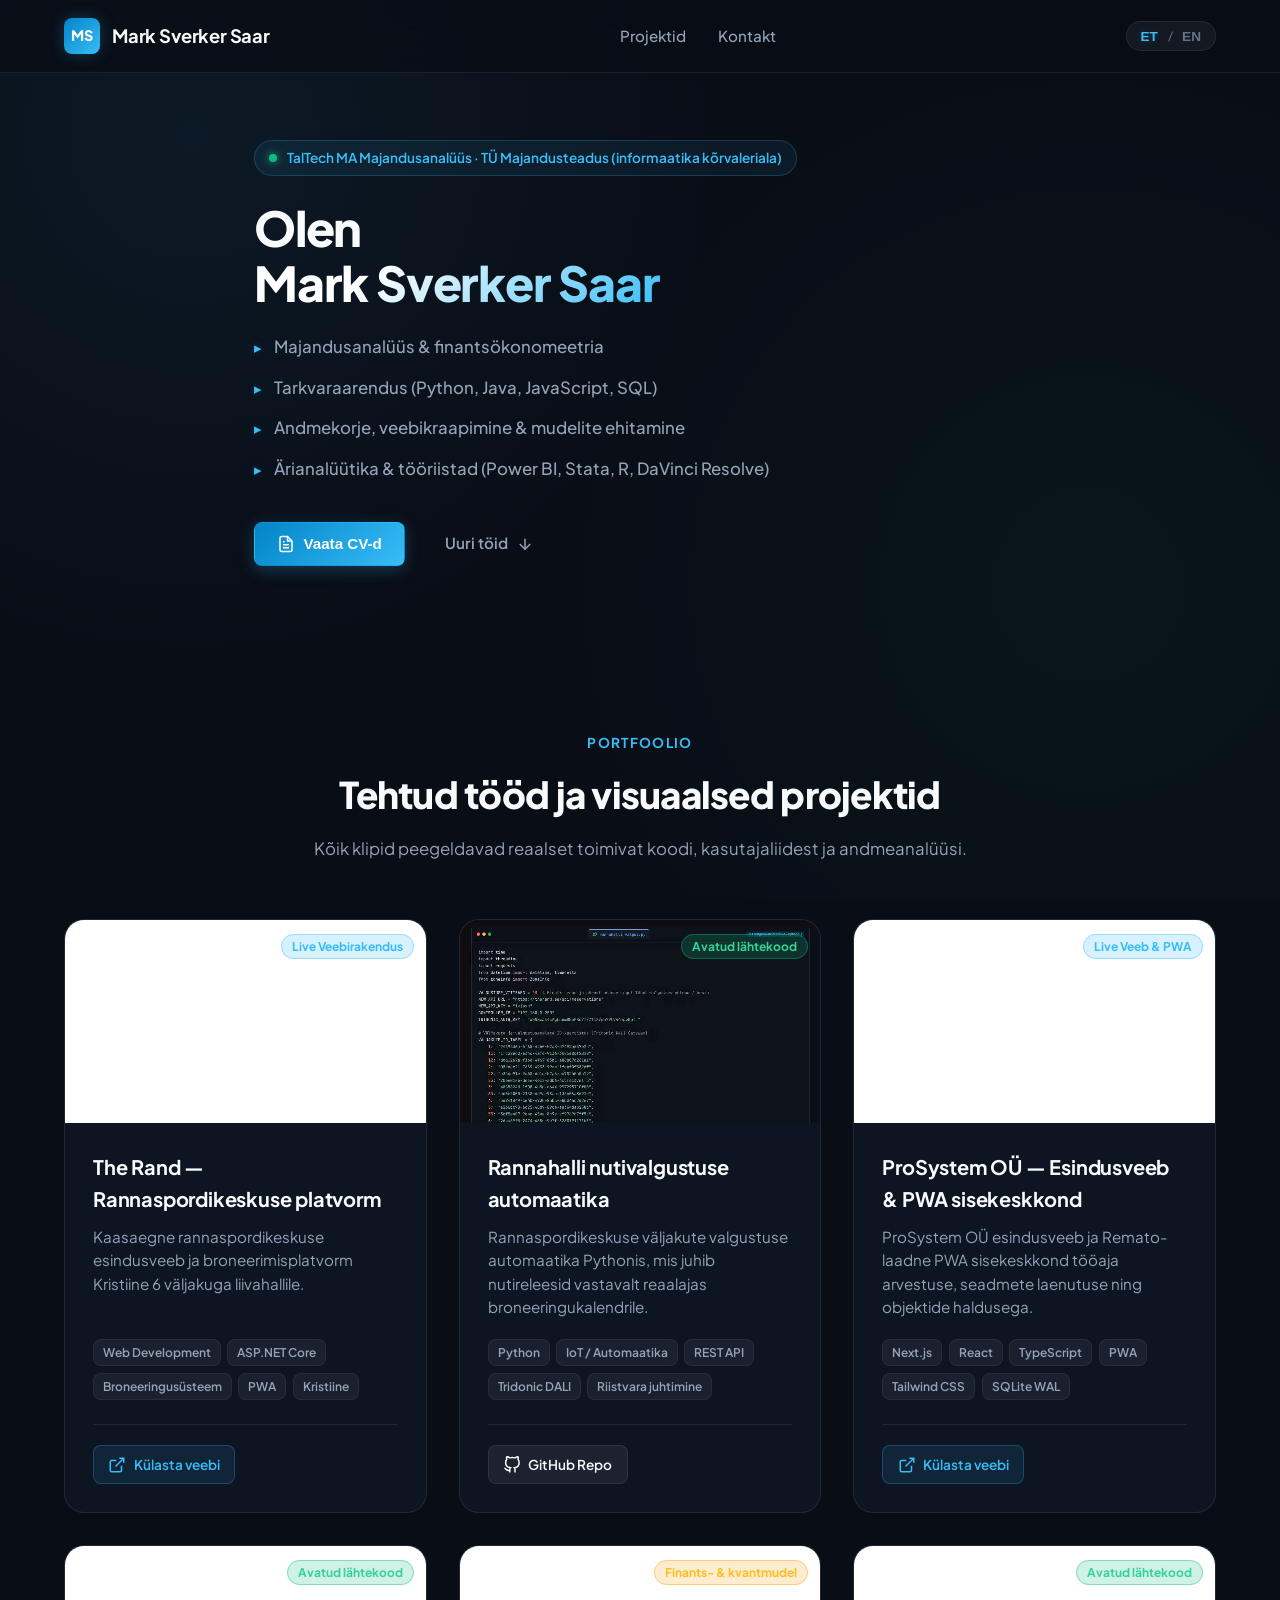
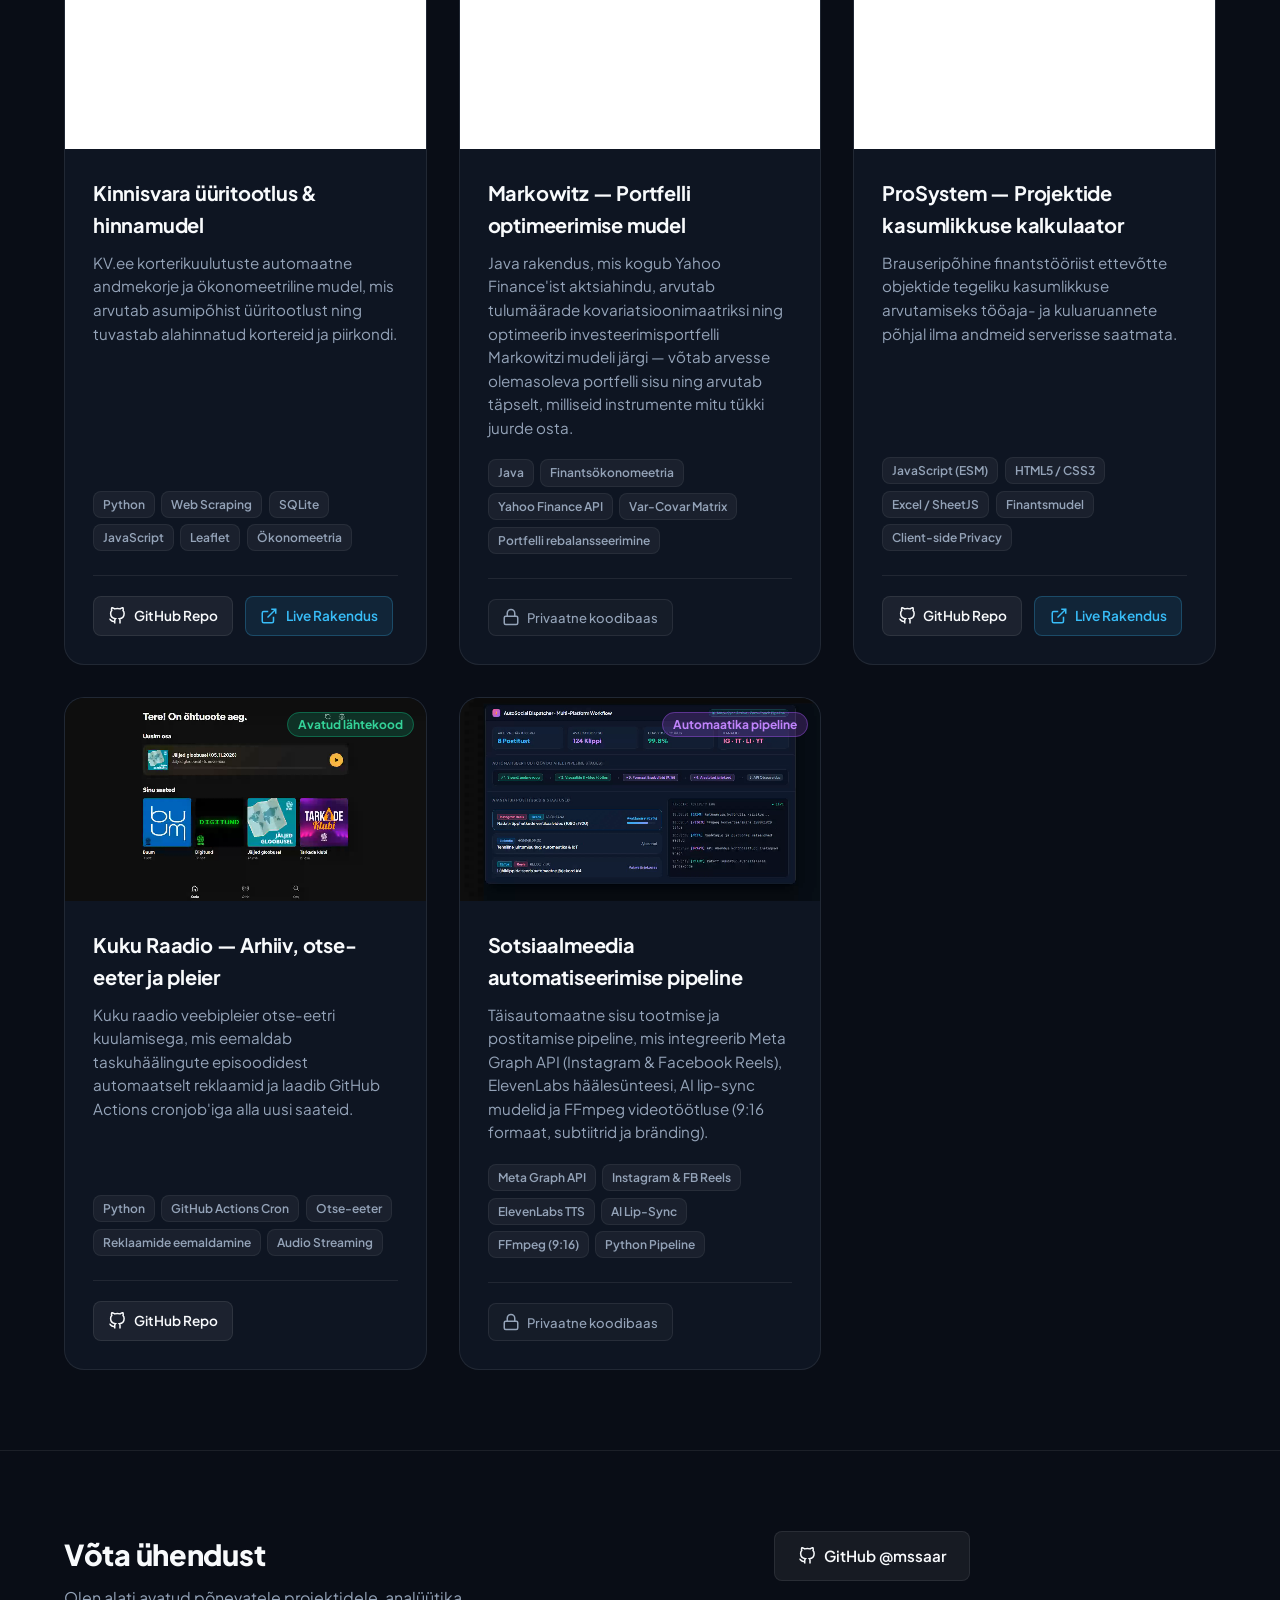
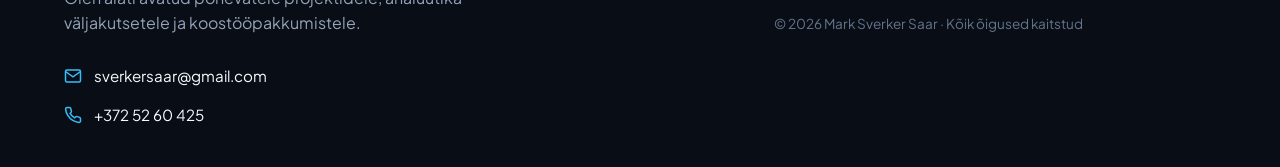
<file: index.html>
<!DOCTYPE html>
<html lang="et">
<head>
  <meta charset="UTF-8">
  <meta name="viewport" content="width=device-width, initial-scale=1.0">
  <meta name="description" content="Mark Sverker Saar — Majandusanalüüs, andmeteadus ja tarkvaraarendus. Portfoolio ja projektid.">
  <title>Mark Sverker Saar | Portfoolio & CV</title>
  
  <!-- Favicon -->
  <link rel="icon" type="image/svg+xml" href="assets/favicon.svg">
  <link rel="alternate icon" type="image/png" href="assets/favicon.png">
  
  <link rel="preconnect" href="https://fonts.googleapis.com">
  <link rel="preconnect" href="https://fonts.gstatic.com" crossorigin>
  <link href="https://fonts.googleapis.com/css2?family=Plus+Jakarta+Sans:wght@300;400;500;600;700;800&family=JetBrains+Mono:wght@400;500&display=swap" rel="stylesheet">
  
  <link rel="stylesheet" href="style.css">
</head>
<body>
  <!-- Header / Navigation -->
  <header class="site-header" id="navbar">
    <div class="container nav-container">
      <a href="#" class="brand-logo">
        <span class="logo-badge">MS</span>
        <span class="brand-text">Mark Sverker Saar</span>
      </a>

      <nav class="nav-links" id="navLinks">
        <a href="#projects" class="nav-link" data-i18n="navProjects">Projektid</a>
        <a href="#contact" class="nav-link" data-i18n="navContact">Kontakt</a>
      </nav>

      <div class="nav-actions">
        <!-- Language Switcher -->
        <div class="lang-switch" role="group" aria-label="Keelevalik">
          <button type="button" class="lang-btn active" id="btnLangET" onclick="setLanguage('et')">ET</button>
          <span class="lang-divider">/</span>
          <button type="button" class="lang-btn" id="btnLangEN" onclick="setLanguage('en')">EN</button>
        </div>

        <button class="mobile-toggle" id="mobileToggle" aria-label="Menüü">
          <span></span><span></span><span></span>
        </button>
      </div>
    </div>
  </header>

  <!-- Hero Section -->
  <section class="hero-section">
    <div class="container hero-container single-col">
      <div class="hero-content">
        <div class="status-pill">
          <span class="pulse-dot"></span>
          <span data-i18n="heroStatus">TalTech MA Majandusanalüüs · TÜ Majandusteadus (informaatika kõrvaleriala)</span>
        </div>
        
        <h1 class="hero-title">
          <span data-i18n="heroGreeting">Olen</span><br>
          <span class="gradient-text">Mark Sverker Saar</span>
        </h1>

        <ul class="hero-keywords">
          <li><span class="kw-bullet">▸</span> <span data-i18n="kw1">Majandusanalüüs & finantsökonomeetria</span></li>
          <li><span class="kw-bullet">▸</span> <span data-i18n="kw2">Tarkvaraarendus (Python, Java, JavaScript, SQL)</span></li>
          <li><span class="kw-bullet">▸</span> <span data-i18n="kw3">Andmekorje, veebikraapimine & mudelite ehitamine</span></li>
          <li><span class="kw-bullet">▸</span> <span data-i18n="kw4">Ärianalüütika & tööriistad (Power BI, Stata, R, DaVinci Resolve)</span></li>
        </ul>

        <div class="hero-cta">
          <button type="button" class="btn btn-primary" onclick="openCvModal()">
            <svg class="icon" viewBox="0 0 24 24" fill="none" stroke="currentColor" stroke-width="2"><path d="M14 2H6a2 2 0 0 0-2 2v16a2 2 0 0 0 2 2h12a2 2 0 0 0 2-2V8z"></path><polyline points="14 2 14 8 20 8"></polyline><line x1="16" y1="13" x2="8" y2="13"></line><line x1="16" y1="17" x2="8" y2="17"></line><polyline points="10 9 9 9 8 9"></polyline></svg>
            <span data-i18n="btnViewCv">Vaata CV-d</span>
          </button>

          <a href="#projects" class="btn btn-ghost">
            <span data-i18n="btnExploreProjects">Uuri töid</span>
            <svg class="icon" viewBox="0 0 24 24" fill="none" stroke="currentColor" stroke-width="2"><line x1="12" y1="5" x2="12" y2="19"></line><polyline points="19 12 12 19 5 12"></polyline></svg>
          </a>
        </div>
      </div>
    </div>
  </section>

  <!-- Projects Showcase Section -->
  <section class="projects-section" id="projects">
    <div class="container">
      <div class="section-header">
        <span class="section-tag" data-i18n="projSectionTag">Portfoolio</span>
        <h2 class="section-title" data-i18n="projSectionTitle">Tehtud tööd ja visuaalsed projektid</h2>
        <p class="section-subtitle" data-i18n="projSectionSubtitle">Kõik klipid peegeldavad reaalset toimivat koodi, kasutajaliidest ja andmeanalüüsi.</p>
      </div>

      <div class="projects-grid">

        <!-- 1. The Rand (therand.ee) -->
        <article class="project-card">
          <div class="project-media">
            <video autoplay loop muted playsinline poster="assets/videos/therand_ee_thumb.jpg">
              <source src="assets/videos/therand_ee.webm" type="video/webm">
              <source src="assets/videos/therand_ee.mp4" type="video/mp4">
            </video>
            <div class="media-overlay">
              <span class="badge badge-live" data-i18n="badgeLiveApp">Live Veebirakendus</span>
            </div>
          </div>
          <div class="project-body">
            <h3 class="project-title" data-i18n="pRandTitle">The Rand — Rannaspordikeskuse platvorm</h3>
            <p class="project-desc" data-i18n="pRandDesc">
              Kaasaegne rannaspordikeskuse esindusveeb ja broneerimisplatvorm Kristiine 6 väljakuga liivahallile.
            </p>
            <div class="tech-stack">
              <span class="tech-pill">Web Development</span>
              <span class="tech-pill">ASP.NET Core</span>
              <span class="tech-pill">Broneeringusüsteem</span>
              <span class="tech-pill">PWA</span>
              <span class="tech-pill">Kristiine</span>
            </div>
            <div class="project-links">
              <a href="https://therand.ee" target="_blank" rel="noopener noreferrer" class="card-btn card-btn-secondary">
                <svg class="icon" viewBox="0 0 24 24" fill="none" stroke="currentColor" stroke-width="2"><path d="M18 13v6a2 2 0 0 1-2 2H5a2 2 0 0 1-2-2V8a2 2 0 0 1 2-2h6"></path><polyline points="15 3 21 3 21 9"></polyline><line x1="10" y1="14" x2="21" y2="3"></line></svg>
                <span data-i18n="btnVisitSite">therand.ee</span>
              </a>
            </div>
          </div>
        </article>

        <!-- 2. Rannahalli valguse kood -->
        <article class="project-card">
          <div class="project-media">
            <video autoplay loop muted playsinline poster="assets/videos/rannahalli_valgus_thumb.jpg">
              <source src="assets/videos/rannahalli_valgus.webm" type="video/webm">
              <source src="assets/videos/rannahalli_valgus.mp4" type="video/mp4">
            </video>
            <div class="media-overlay">
              <span class="badge badge-public" data-i18n="badgePublic">Avatud lähtekood</span>
            </div>
          </div>
          <div class="project-body">
            <h3 class="project-title" data-i18n="pValgusTitle">Rannahalli nutivalgustuse automaatika</h3>
            <p class="project-desc" data-i18n="pValgusDesc">
              Rannaspordikeskuse väljakute valgustuse automaatika Pythonis, mis juhib nutireleesid vastavalt reaalajas broneeringukalendrile.
            </p>
            <div class="tech-stack">
              <span class="tech-pill">Python</span>
              <span class="tech-pill">IoT / Automaatika</span>
              <span class="tech-pill">REST API</span>
              <span class="tech-pill">Tridonic DALI</span>
              <span class="tech-pill">Riistvara juhtimine</span>
            </div>
            <div class="project-links">
              <a href="https://github.com/mssaar/rannahalli_valgus" target="_blank" rel="noopener noreferrer" class="card-btn card-btn-primary">
                <svg class="icon" viewBox="0 0 24 24" fill="none" stroke="currentColor" stroke-width="2"><path d="M9 19c-5 1.5-5-2.5-7-3m14 6v-3.87a3.37 3.37 0 0 0-.94-2.61c3.14-.35 6.44-1.54 6.44-7A5.44 5.44 0 0 0 20 4.77 5.07 5.07 0 0 0 19.91 1S18.73.65 16 2.48a13.38 13.38 0 0 0-7 0C6.27.65 5.09 1 5.09 1A5.07 5.07 0 0 0 5 4.77a5.44 5.44 0 0 0-1.5 3.78c0 5.42 3.3 6.61 6.44 7A3.37 3.37 0 0 0 9 18.13V22"></path></svg>
                <span>GitHub Repo</span>
              </a>
            </div>
          </div>
        </article>

        <!-- 3. ProSystem.ee koos sisekeskkonnaga -->
        <article class="project-card">
          <div class="project-media">
            <video autoplay loop muted playsinline poster="assets/videos/prosystem_ee_thumb.jpg">
              <source src="assets/videos/prosystem_ee.webm" type="video/webm">
              <source src="assets/videos/prosystem_ee.mp4" type="video/mp4">
            </video>
            <div class="media-overlay">
              <span class="badge badge-live" data-i18n="badgeLiveWebPwa">Live Veeb & PWA</span>
            </div>
          </div>
          <div class="project-body">
            <h3 class="project-title" data-i18n="pProsystemEeTitle">ProSystem OÜ — Esindusveeb & PWA sisekeskkond</h3>
            <p class="project-desc" data-i18n="pProsystemEeDesc">
              ProSystem OÜ esindusveeb ja Remato-laadne PWA sisekeskkond tööaja arvestuse, seadmete laenutuse ning objektide haldusega.
            </p>
            <div class="tech-stack">
              <span class="tech-pill">Next.js</span>
              <span class="tech-pill">React</span>
              <span class="tech-pill">TypeScript</span>
              <span class="tech-pill">PWA</span>
              <span class="tech-pill">Tailwind CSS</span>
              <span class="tech-pill">SQLite WAL</span>
            </div>
            <div class="project-links">
              <a href="https://prosystem.ee" target="_blank" rel="noopener noreferrer" class="card-btn card-btn-secondary">
                <svg class="icon" viewBox="0 0 24 24" fill="none" stroke="currentColor" stroke-width="2"><path d="M18 13v6a2 2 0 0 1-2 2H5a2 2 0 0 1-2-2V8a2 2 0 0 1 2-2h6"></path><polyline points="15 3 21 3 21 9"></polyline><line x1="10" y1="14" x2="21" y2="3"></line></svg>
                <span data-i18n="btnVisitSite">prosystem.ee</span>
              </a>
            </div>
          </div>
        </article>

        <!-- 4. Kinnisvara üüritootlus -->
        <article class="project-card">
          <div class="project-media">
            <video autoplay loop muted playsinline poster="assets/videos/kinnisvara_tootlus_thumb.jpg">
              <source src="assets/videos/kinnisvara_tootlus.webm" type="video/webm">
              <source src="assets/videos/kinnisvara_tootlus.mp4" type="video/mp4">
            </video>
            <div class="media-overlay">
              <span class="badge badge-public" data-i18n="badgePublic">Avatud lähtekood</span>
            </div>
          </div>
          <div class="project-body">
            <h3 class="project-title" data-i18n="p1Title">Kinnisvara üüritootlus & hinnamudel</h3>
            <p class="project-desc" data-i18n="p1Desc">
              KV.ee korterikuulutuste automaatne andmekorje ja ökonomeetriline mudel, mis arvutab asumipõhist üüritootlust ning tuvastab alahinnatud kortereid ja piirkondi.
            </p>
            <div class="tech-stack">
              <span class="tech-pill">Python</span>
              <span class="tech-pill">Web Scraping</span>
              <span class="tech-pill">SQLite</span>
              <span class="tech-pill">JavaScript</span>
              <span class="tech-pill">Leaflet</span>
              <span class="tech-pill">Ökonomeetria</span>
            </div>
            <div class="project-links">
              <a href="https://github.com/mssaar/kinnisvara-tootlus" target="_blank" rel="noopener noreferrer" class="card-btn card-btn-primary">
                <svg class="icon" viewBox="0 0 24 24" fill="none" stroke="currentColor" stroke-width="2"><path d="M9 19c-5 1.5-5-2.5-7-3m14 6v-3.87a3.37 3.37 0 0 0-.94-2.61c3.14-.35 6.44-1.54 6.44-7A5.44 5.44 0 0 0 20 4.77 5.07 5.07 0 0 0 19.91 1S18.73.65 16 2.48a13.38 13.38 0 0 0-7 0C6.27.65 5.09 1 5.09 1A5.07 5.07 0 0 0 5 4.77a5.44 5.44 0 0 0-1.5 3.78c0 5.42 3.3 6.61 6.44 7A3.37 3.37 0 0 0 9 18.13V22"></path></svg>
                <span>GitHub Repo</span>
              </a>
              <a href="https://mssaar.github.io/kinnisvara-tootlus/" target="_blank" rel="noopener noreferrer" class="card-btn card-btn-secondary">
                <svg class="icon" viewBox="0 0 24 24" fill="none" stroke="currentColor" stroke-width="2"><path d="M18 13v6a2 2 0 0 1-2 2H5a2 2 0 0 1-2-2V8a2 2 0 0 1 2-2h6"></path><polyline points="15 3 21 3 21 9"></polyline><line x1="10" y1="14" x2="21" y2="3"></line></svg>
                <span data-i18n="btnLiveDemo">Live Rakendus</span>
              </a>
            </div>
          </div>
        </article>

        <!-- 5. Markowitz portfelli optimeerimine -->
        <article class="project-card">
          <div class="project-media">
            <video autoplay loop muted playsinline poster="assets/videos/markowitz_portfolio_thumb.jpg">
              <source src="assets/videos/markowitz_portfolio.webm" type="video/webm">
              <source src="assets/videos/markowitz_portfolio.mp4" type="video/mp4">
            </video>
            <div class="media-overlay">
              <span class="badge badge-private" data-i18n="badgeQuantModel">Finants- & kvantmudel</span>
            </div>
          </div>
          <div class="project-body">
            <h3 class="project-title" data-i18n="pMarkowitzTitle">Markowitz — Portfelli optimeerimise mudel</h3>
            <p class="project-desc" data-i18n="pMarkowitzDesc">
              Java rakendus, mis kogub Yahoo Finance'ist aktsiahindu, arvutab tulumäärade kovariatsioonimaatriksi ning optimeerib investeerimisportfelli Markowitzi mudeli järgi — võtab arvesse olemasoleva portfelli sisu ning arvutab täpselt, milliseid instrumente mitu tükki juurde osta.
            </p>
            <div class="tech-stack">
              <span class="tech-pill">Java</span>
              <span class="tech-pill">Finantsökonomeetria</span>
              <span class="tech-pill">Yahoo Finance API</span>
              <span class="tech-pill">Var-Covar Matrix</span>
              <span class="tech-pill">Portfelli rebalansseerimine</span>
            </div>
            <div class="project-links">
              <span class="card-tag-note">
                <svg class="icon" viewBox="0 0 24 24" fill="none" stroke="currentColor" stroke-width="2"><rect x="3" y="11" width="18" height="11" rx="2" ry="2"></rect><path d="M7 11V7a5 5 0 0 1 10 0v4"></path></svg>
                <span data-i18n="lblProprietary">Privaatne koodibaas</span>
              </span>
            </div>
          </div>
        </article>

        <!-- 6. ProSystem projektide kasumlikkus -->
        <article class="project-card">
          <div class="project-media">
            <video autoplay loop muted playsinline poster="assets/videos/prosystem_thumb.jpg">
              <source src="assets/videos/prosystem.webm" type="video/webm">
              <source src="assets/videos/prosystem.mp4" type="video/mp4">
            </video>
            <div class="media-overlay">
              <span class="badge badge-public" data-i18n="badgePublic">Avatud lähtekood</span>
            </div>
          </div>
          <div class="project-body">
            <h3 class="project-title" data-i18n="p3Title">ProSystem — Projektide kasumlikkuse kalkulaator</h3>
            <p class="project-desc" data-i18n="p3Desc">
              Brauseripõhine finantstööriist ettevõtte objektide tegeliku kasumlikkuse arvutamiseks tööaja- ja kuluaruannete põhjal ilma andmeid serverisse saatmata.
            </p>
            <div class="tech-stack">
              <span class="tech-pill">JavaScript (ESM)</span>
              <span class="tech-pill">HTML5 / CSS3</span>
              <span class="tech-pill">Excel / SheetJS</span>
              <span class="tech-pill">Finantsmudel</span>
              <span class="tech-pill">Client-side Privacy</span>
            </div>
            <div class="project-links">
              <a href="https://github.com/mssaar/prosystem-projektide-kasumlikkus" target="_blank" rel="noopener noreferrer" class="card-btn card-btn-primary">
                <svg class="icon" viewBox="0 0 24 24" fill="none" stroke="currentColor" stroke-width="2"><path d="M9 19c-5 1.5-5-2.5-7-3m14 6v-3.87a3.37 3.37 0 0 0-.94-2.61c3.14-.35 6.44-1.54 6.44-7A5.44 5.44 0 0 0 20 4.77 5.07 5.07 0 0 0 19.91 1S18.73.65 16 2.48a13.38 13.38 0 0 0-7 0C6.27.65 5.09 1 5.09 1A5.07 5.07 0 0 0 5 4.77a5.44 5.44 0 0 0-1.5 3.78c0 5.42 3.3 6.61 6.44 7A3.37 3.37 0 0 0 9 18.13V22"></path></svg>
                <span>GitHub Repo</span>
              </a>
              <a href="https://mssaar.github.io/prosystem-projektide-kasumlikkus/" target="_blank" rel="noopener noreferrer" class="card-btn card-btn-secondary">
                <svg class="icon" viewBox="0 0 24 24" fill="none" stroke="currentColor" stroke-width="2"><path d="M18 13v6a2 2 0 0 1-2 2H5a2 2 0 0 1-2-2V8a2 2 0 0 1 2-2h6"></path><polyline points="15 3 21 3 21 9"></polyline><line x1="10" y1="14" x2="21" y2="3"></line></svg>
                <span data-i18n="btnLiveDemo">Live Rakendus</span>
              </a>
            </div>
          </div>
        </article>

        <!-- 7. Kuku Raadio arhiiv & otse-eeter -->
        <article class="project-card">
          <div class="project-media">
            <video autoplay loop muted playsinline poster="assets/videos/kuku_raadio_thumb.jpg">
              <source src="assets/videos/kuku_raadio.webm" type="video/webm">
              <source src="assets/videos/kuku_raadio.mp4" type="video/mp4">
            </video>
            <div class="media-overlay">
              <span class="badge badge-public" data-i18n="badgePublic">Avatud lähtekood</span>
            </div>
          </div>
          <div class="project-body">
            <h3 class="project-title" data-i18n="p4Title">Kuku Raadio — Arhiiv, otse-eeter ja pleier</h3>
            <p class="project-desc" data-i18n="p4Desc">
              Kuku raadio veebipleier otse-eetri kuulamisega, mis eemaldab taskuhäälingute episoodidest automaatselt reklaamid ja laadib GitHub Actions cronjob'iga alla uusi saateid.
            </p>
            <div class="tech-stack">
              <span class="tech-pill">Python</span>
              <span class="tech-pill">GitHub Actions Cron</span>
              <span class="tech-pill">Otse-eeter</span>
              <span class="tech-pill">Reklaamide eemaldamine</span>
              <span class="tech-pill">Audio Streaming</span>
            </div>
            <div class="project-links">
              <a href="https://github.com/mssaar/kuku-raadio" target="_blank" rel="noopener noreferrer" class="card-btn card-btn-primary">
                <svg class="icon" viewBox="0 0 24 24" fill="none" stroke="currentColor" stroke-width="2"><path d="M9 19c-5 1.5-5-2.5-7-3m14 6v-3.87a3.37 3.37 0 0 0-.94-2.61c3.14-.35 6.44-1.54 6.44-7A5.44 5.44 0 0 0 20 4.77 5.07 5.07 0 0 0 19.91 1S18.73.65 16 2.48a13.38 13.38 0 0 0-7 0C6.27.65 5.09 1 5.09 1A5.07 5.07 0 0 0 5 4.77a5.44 5.44 0 0 0-1.5 3.78c0 5.42 3.3 6.61 6.44 7A3.37 3.37 0 0 0 9 18.13V22"></path></svg>
                <span>GitHub Repo</span>
              </a>
            </div>
          </div>
        </article>

        <!-- 8. Autom-sots.meedia -->
        <article class="project-card">
          <div class="project-media">
            <video autoplay loop muted playsinline poster="assets/videos/autom_sots_thumb.jpg">
              <source src="assets/videos/autom_sots.webm" type="video/webm">
              <source src="assets/videos/autom_sots.mp4" type="video/mp4">
            </video>
            <div class="media-overlay">
              <span class="badge badge-purple" data-i18n="badgeAutoPipeline">Automaatika pipeline</span>
            </div>
          </div>
          <div class="project-body">
            <h3 class="project-title" data-i18n="pAutomSotsTitle">Sotsiaalmeedia automatiseerimise pipeline</h3>
            <p class="project-desc" data-i18n="pAutomSotsDesc">
              Täisautomaatne sisu tootmise ja postitamise pipeline, mis integreerib Meta Graph API (Instagram & Facebook Reels), ElevenLabs häälesünteesi, AI lip-sync mudelid ja FFmpeg videotöötluse (9:16 formaat, subtiitrid ja bränding).
            </p>
            <div class="tech-stack">
              <span class="tech-pill">Meta Graph API</span>
              <span class="tech-pill">Instagram & FB Reels</span>
              <span class="tech-pill">ElevenLabs TTS</span>
              <span class="tech-pill">AI Lip-Sync</span>
              <span class="tech-pill">FFmpeg (9:16)</span>
              <span class="tech-pill">Python Pipeline</span>
            </div>
            <div class="project-links">
              <span class="card-tag-note">
                <svg class="icon" viewBox="0 0 24 24" fill="none" stroke="currentColor" stroke-width="2"><rect x="3" y="11" width="18" height="11" rx="2" ry="2"></rect><path d="M7 11V7a5 5 0 0 1 10 0v4"></path></svg>
                <span data-i18n="lblProprietary">Privaatne koodibaas</span>
              </span>
            </div>
          </div>
        </article>

      </div>
    </div>
  </section>

  <!-- Contact Footer -->
  <footer class="site-footer" id="contact">
    <div class="container footer-container">
      <div class="footer-left">
        <h3 class="footer-heading" data-i18n="footerHeading">Võta ühendust</h3>
        <p class="footer-sub" data-i18n="footerSub">Olen alati avatud põnevatele projektidele, analüütika väljakutsetele ja koostööpakkumistele.</p>
        
        <div class="contact-items">
          <a href="mailto:sverkersaar@gmail.com" class="contact-link">
            <svg class="icon" viewBox="0 0 24 24" fill="none" stroke="currentColor" stroke-width="2"><path d="M4 4h16c1.1 0 2 .9 2 2v12c0 1.1-.9 2-2 2H4c-1.1 0-2-.9-2-2V6c0-1.1.9-2 2-2z"></path><polyline points="22,6 12,13 2,6"></polyline></svg>
            <span>sverkersaar@gmail.com</span>
          </a>
          <a href="tel:+3725260425" class="contact-link">
            <svg class="icon" viewBox="0 0 24 24" fill="none" stroke="currentColor" stroke-width="2"><path d="M22 16.92v3a2 2 0 0 1-2.18 2 19.79 19.79 0 0 1-8.63-3.07 19.5 19.5 0 0 1-6-6 19.79 19.79 0 0 1-3.07-8.67A2 2 0 0 1 4.11 2h3a2 2 0 0 1 2 1.72 12.84 12.84 0 0 0 .7 2.81 2 2 0 0 1-.45 2.11L8.09 9.91a16 16 0 0 0 6 6l1.27-1.27a2 2 0 0 1 2.11-.45 12.84 12.84 0 0 0 2.81.7A2 2 0 0 1 22 16.92z"></path></svg>
            <span>+372 52 60 425</span>
          </a>
        </div>
      </div>

      <div class="footer-right">
        <div class="footer-buttons">
          <a href="https://github.com/mssaar" target="_blank" rel="noopener noreferrer" class="btn btn-secondary">
            <svg class="icon" viewBox="0 0 24 24" fill="none" stroke="currentColor" stroke-width="2"><path d="M9 19c-5 1.5-5-2.5-7-3m14 6v-3.87a3.37 3.37 0 0 0-.94-2.61c3.14-.35 6.44-1.54 6.44-7A5.44 5.44 0 0 0 20 4.77 5.07 5.07 0 0 0 19.91 1S18.73.65 16 2.48a13.38 13.38 0 0 0-7 0C6.27.65 5.09 1 5.09 1A5.07 5.07 0 0 0 5 4.77a5.44 5.44 0 0 0-1.5 3.78c0 5.42 3.3 6.61 6.44 7A3.37 3.37 0 0 0 9 18.13V22"></path></svg>
            <span>GitHub @mssaar</span>
          </a>
        </div>
        <p class="copyright">© 2026 Mark Sverker Saar · Kõik õigused kaitstud</p>
      </div>
    </div>
  </footer>

  <!-- CV Interactive Modal -->
  <div class="modal-backdrop" id="cvModal" onclick="handleBackdropClick(event)">
    <div class="modal-dialog">
      <div class="modal-header">
        <div class="modal-title-group">
          <h3 class="modal-title" id="cvModalTitle">Mark Sverker Saar — Curriculum Vitae</h3>
          <span class="modal-badge" id="cvModalLangBadge">Eesti keel (1 lk)</span>
        </div>
        
        <div class="modal-actions">
          <div class="modal-lang-toggle">
            <button type="button" class="btn-sub active" id="modalCvEt" onclick="switchCvLang('et')">ET</button>
            <button type="button" class="btn-sub" id="modalCvEn" onclick="switchCvLang('en')">EN</button>
          </div>

          <a id="modalDownloadBtn" href="Mark Sverker Saar CV.pdf" download class="btn-icon" title="Laadi alla PDF">
            <svg class="icon" viewBox="0 0 24 24" fill="none" stroke="currentColor" stroke-width="2"><path d="M21 15v4a2 2 0 0 1-2 2H5a2 2 0 0 1-2-2v-4"></path><polyline points="7 10 12 15 17 10"></polyline><line x1="12" y1="15" x2="12" y2="3"></line></svg>
          </a>

          <button type="button" class="btn-icon close-btn" onclick="closeCvModal()" title="Sulge">
            <svg class="icon" viewBox="0 0 24 24" fill="none" stroke="currentColor" stroke-width="2"><line x1="18" y1="6" x2="6" y2="18"></line><line x1="6" y1="6" x2="18" y2="18"></line></svg>
          </button>
        </div>
      </div>

      <div class="modal-body">
        <iframe id="cvIframe" src="Mark Sverker Saar CV.pdf" title="CV Eelvaade"></iframe>
      </div>
    </div>
  </div>

  <script src="app.js"></script>
</body>
</html>
</file>
<file: style.css>
/* ==========================================================================
   Mark Sverker Saar — Portfolio & Showcase Stylesheet
   Modern Glassmorphism & High-Performance Visual Layout
   ========================================================================== */

:root {
  --bg-dark: #090d16;
  --bg-card: rgba(17, 24, 39, 0.75);
  --bg-card-hover: rgba(30, 41, 59, 0.85);
  --border-subtle: rgba(255, 255, 255, 0.08);
  --border-hover: rgba(56, 189, 248, 0.3);
  
  --primary: #38bdf8;
  --primary-hover: #0284c7;
  --primary-glow: rgba(56, 189, 248, 0.25);
  --accent: #10b981;
  --accent-glow: rgba(16, 185, 129, 0.2);
  
  --text-main: #f8fafc;
  --text-muted: #94a3b8;
  --text-dim: #64748b;
  
  --font-sans: 'Plus Jakarta Sans', -apple-system, BlinkMacSystemFont, 'Segoe UI', Roboto, sans-serif;
  --font-mono: 'JetBrains Mono', monospace;
  
  --radius-sm: 8px;
  --radius-md: 14px;
  --radius-lg: 20px;
  --radius-full: 9999px;
  
  --transition: all 0.25s cubic-bezier(0.16, 1, 0.3, 1);
}

*, *::before, *::after {
  box-sizing: border-box;
  margin: 0;
  padding: 0;
}

html {
  scroll-behavior: smooth;
  font-family: var(--font-sans);
  background-color: var(--bg-dark);
  color: var(--text-main);
  line-height: 1.6;
}

body {
  min-height: 100vh;
  position: relative;
  overflow-x: hidden;
  background-image: 
    radial-gradient(circle at 15% 15%, rgba(56, 189, 248, 0.07) 0%, transparent 40%),
    radial-gradient(circle at 85% 65%, rgba(16, 185, 129, 0.05) 0%, transparent 45%);
  background-attachment: fixed;
}

.container {
  width: 100%;
  max-width: 1200px;
  margin: 0 auto;
  padding: 0 1.5rem;
}

/* ==========================================================================
   Header & Navbar
   ========================================================================== */

.site-header {
  position: fixed;
  top: 0;
  left: 0;
  right: 0;
  z-index: 100;
  backdrop-filter: blur(16px);
  -webkit-backdrop-filter: blur(16px);
  background: rgba(9, 13, 22, 0.8);
  border-bottom: 1px solid var(--border-subtle);
  transition: var(--transition);
}

.nav-container {
  display: flex;
  align-items: center;
  justify-content: space-between;
  height: 72px;
}

.brand-logo {
  display: flex;
  align-items: center;
  gap: 0.75rem;
  text-decoration: none;
  color: var(--text-main);
  font-weight: 700;
  font-size: 1.15rem;
  letter-spacing: -0.01em;
}

.logo-badge {
  display: inline-flex;
  align-items: center;
  justify-content: center;
  width: 36px;
  height: 36px;
  border-radius: var(--radius-sm);
  background: linear-gradient(135deg, #0284c7, #38bdf8);
  color: #fff;
  font-weight: 800;
  font-size: 0.9rem;
  box-shadow: 0 0 16px var(--primary-glow);
}

.brand-text {
  transition: var(--transition);
}

.brand-logo:hover .brand-text {
  color: var(--primary);
}

.nav-links {
  display: flex;
  align-items: center;
  gap: 2rem;
}

.nav-link {
  text-decoration: none;
  color: var(--text-muted);
  font-size: 0.95rem;
  font-weight: 500;
  transition: var(--transition);
  position: relative;
  padding: 0.25rem 0;
}

.nav-link:hover, .nav-link.active {
  color: var(--text-main);
}

.nav-link::after {
  content: '';
  position: absolute;
  bottom: 0;
  left: 0;
  width: 0;
  height: 2px;
  background: var(--primary);
  transition: var(--transition);
  border-radius: var(--radius-full);
}

.nav-link:hover::after {
  width: 100%;
}

.nav-actions {
  display: flex;
  align-items: center;
  gap: 1.25rem;
}

/* Language Switcher */
.lang-switch {
  display: flex;
  align-items: center;
  gap: 0.35rem;
  background: rgba(255, 255, 255, 0.05);
  padding: 4px 10px;
  border-radius: var(--radius-full);
  border: 1px solid var(--border-subtle);
}

.lang-btn {
  background: none;
  border: none;
  color: var(--text-dim);
  font-size: 0.85rem;
  font-weight: 700;
  cursor: pointer;
  padding: 2px 4px;
  border-radius: 4px;
  transition: var(--transition);
}

.lang-btn.active {
  color: var(--primary);
  text-shadow: 0 0 10px var(--primary-glow);
}

.lang-btn:hover:not(.active) {
  color: var(--text-main);
}

.lang-divider {
  color: var(--text-dim);
  font-size: 0.75rem;
}

.cv-nav-btn {
  display: inline-flex;
  padding: 0.5rem 1rem;
  font-size: 0.85rem;
}

.mobile-toggle {
  display: none;
  flex-direction: column;
  gap: 5px;
  background: none;
  border: none;
  cursor: pointer;
  padding: 6px;
}

.mobile-toggle span {
  width: 22px;
  height: 2px;
  background: var(--text-main);
  border-radius: 2px;
  transition: var(--transition);
}

/* ==========================================================================
   Buttons & Micro-Components
   ========================================================================== */

.btn {
  display: inline-flex;
  align-items: center;
  justify-content: center;
  gap: 0.5rem;
  padding: 0.75rem 1.4rem;
  border-radius: var(--radius-sm);
  font-size: 0.95rem;
  font-weight: 600;
  text-decoration: none;
  cursor: pointer;
  transition: var(--transition);
  border: 1px solid transparent;
}

.btn-primary {
  background: linear-gradient(135deg, #0284c7, #38bdf8);
  color: #fff;
  box-shadow: 0 4px 16px var(--primary-glow);
}

.btn-primary:hover {
  transform: translateY(-2px);
  box-shadow: 0 6px 20px rgba(56, 189, 248, 0.4);
}

.btn-secondary {
  background: rgba(255, 255, 255, 0.06);
  color: var(--text-main);
  border: 1px solid var(--border-subtle);
}

.btn-secondary:hover {
  background: rgba(255, 255, 255, 0.12);
  border-color: rgba(255, 255, 255, 0.2);
  transform: translateY(-2px);
}

.btn-outline {
  background: transparent;
  color: var(--text-main);
  border: 1px solid var(--border-subtle);
}

.btn-outline:hover {
  border-color: var(--primary);
  color: var(--primary);
  background: rgba(56, 189, 248, 0.05);
}

.btn-ghost {
  background: transparent;
  color: var(--text-muted);
}

.btn-ghost:hover {
  color: var(--text-main);
  transform: translateY(-2px);
}

.icon {
  width: 18px;
  height: 18px;
}

/* ==========================================================================
   Hero Section
   ========================================================================== */

.hero-section {
  padding: 140px 0 80px 0;
  position: relative;
}

.hero-container {
  display: grid;
  grid-template-columns: 1.15fr 0.85fr;
  gap: 3.5rem;
  align-items: center;
}

.hero-container.single-col {
  display: block;
  max-width: 820px;
}

.status-pill {
  display: inline-flex;
  align-items: center;
  gap: 0.6rem;
  padding: 6px 14px;
  border-radius: var(--radius-full);
  background: rgba(56, 189, 248, 0.08);
  border: 1px solid rgba(56, 189, 248, 0.2);
  color: var(--primary);
  font-size: 0.85rem;
  font-weight: 600;
  margin-bottom: 1.5rem;
}

.pulse-dot {
  width: 8px;
  height: 8px;
  border-radius: 50%;
  background-color: var(--accent);
  box-shadow: 0 0 8px var(--accent);
  animation: pulse 2s infinite;
}

@keyframes pulse {
  0%, 100% { opacity: 1; transform: scale(1); }
  50% { opacity: 0.4; transform: scale(0.85); }
}

.hero-title {
  font-size: 3rem;
  font-weight: 800;
  line-height: 1.15;
  letter-spacing: -0.025em;
  margin-bottom: 1.5rem;
}

.gradient-text {
  background: linear-gradient(135deg, #ffffff 30%, #38bdf8 100%);
  -webkit-background-clip: text;
  -webkit-text-fill-color: transparent;
}

.hero-keywords {
  list-style: none;
  display: flex;
  flex-direction: column;
  gap: 0.85rem;
  margin-bottom: 2.25rem;
}

.hero-keywords li {
  display: flex;
  align-items: center;
  gap: 0.75rem;
  font-size: 1.05rem;
  color: var(--text-muted);
  font-weight: 500;
}

.kw-bullet {
  color: var(--primary);
  font-size: 0.95rem;
  text-shadow: 0 0 8px var(--primary-glow);
}

.hero-cta {
  display: flex;
  flex-wrap: wrap;
  gap: 1rem;
  align-items: center;
}

/* Hero Stat Card */
.glass-card {
  background: var(--bg-card);
  backdrop-filter: blur(12px);
  -webkit-backdrop-filter: blur(12px);
  border: 1px solid var(--border-subtle);
  border-radius: var(--radius-lg);
  padding: 2rem;
  box-shadow: 0 20px 40px rgba(0, 0, 0, 0.4);
}

.stat-hero-card {
  position: relative;
  overflow: hidden;
}

.stat-hero-card::before {
  content: '';
  position: absolute;
  top: 0;
  left: 0;
  right: 0;
  height: 3px;
  background: linear-gradient(90deg, #0284c7, #38bdf8, #10b981);
}

.stat-header {
  display: flex;
  justify-content: space-between;
  align-items: center;
  margin-bottom: 1.75rem;
}

.stat-tag {
  font-size: 0.85rem;
  font-weight: 700;
  text-transform: uppercase;
  letter-spacing: 0.08em;
  color: var(--primary);
}

.code-badge {
  font-family: var(--font-mono);
  font-size: 0.75rem;
  padding: 3px 8px;
  border-radius: 4px;
  background: rgba(255, 255, 255, 0.05);
  color: var(--text-dim);
}

.focus-list {
  list-style: none;
  display: flex;
  flex-direction: column;
  gap: 1.5rem;
}

.focus-list li {
  display: flex;
  gap: 1rem;
  align-items: flex-start;
}

.focus-icon {
  font-size: 1.4rem;
  line-height: 1;
  padding: 8px;
  background: rgba(255, 255, 255, 0.04);
  border-radius: var(--radius-sm);
  border: 1px solid var(--border-subtle);
}

.focus-list strong {
  display: block;
  font-size: 1rem;
  color: var(--text-main);
  margin-bottom: 0.2rem;
}

.focus-list p {
  font-size: 0.88rem;
  color: var(--text-muted);
  line-height: 1.45;
}

/* ==========================================================================
   Projects Section
   ========================================================================== */

.projects-section {
  padding: 80px 0;
}

.section-header {
  text-align: center;
  max-width: 700px;
  margin: 0 auto 3.5rem auto;
}

.section-tag {
  display: inline-block;
  font-size: 0.85rem;
  font-weight: 700;
  text-transform: uppercase;
  letter-spacing: 0.1em;
  color: var(--primary);
  margin-bottom: 0.75rem;
}

.section-title {
  font-size: 2.3rem;
  font-weight: 800;
  letter-spacing: -0.02em;
  margin-bottom: 0.75rem;
}

.section-subtitle {
  color: var(--text-muted);
  font-size: 1.05rem;
}

.projects-grid {
  display: grid;
  grid-template-columns: repeat(auto-fit, minmax(360px, 1fr));
  gap: 2rem;
}

/* Project Card */
.project-card {
  background: var(--bg-card);
  border: 1px solid var(--border-subtle);
  border-radius: var(--radius-lg);
  overflow: hidden;
  display: flex;
  flex-direction: column;
  transition: var(--transition);
  position: relative;
}

.project-card:hover {
  transform: translateY(-6px);
  border-color: var(--border-hover);
  box-shadow: 0 20px 40px rgba(0, 0, 0, 0.5), 0 0 24px var(--primary-glow);
}

.project-media {
  position: relative;
  width: 100%;
  aspect-ratio: 16 / 9;
  background: #000;
  overflow: hidden;
}

.project-media video {
  width: 100%;
  height: 100%;
  object-fit: cover;
  display: block;
  transition: transform 0.4s ease;
}

.project-card:hover .project-media video {
  transform: scale(1.02);
}

.media-overlay {
  position: absolute;
  top: 12px;
  right: 12px;
  z-index: 2;
}

.badge {
  font-size: 0.75rem;
  font-weight: 700;
  padding: 4px 10px;
  border-radius: var(--radius-full);
  backdrop-filter: blur(8px);
}

.badge-public {
  background: rgba(16, 185, 129, 0.2);
  color: #34d399;
  border: 1px solid rgba(16, 185, 129, 0.4);
}

.badge-live {
  background: rgba(56, 189, 248, 0.2);
  color: #38bdf8;
  border: 1px solid rgba(56, 189, 248, 0.4);
}

.badge-private {
  background: rgba(245, 158, 11, 0.2);
  color: #fbbf24;
  border: 1px solid rgba(245, 158, 11, 0.4);
}

.badge-purple {
  background: rgba(168, 85, 247, 0.2);
  color: #c084fc;
  border: 1px solid rgba(168, 85, 247, 0.4);
}

.card-tag-note {
  display: inline-flex;
  align-items: center;
  gap: 0.45rem;
  font-size: 0.82rem;
  color: var(--text-muted);
  font-weight: 500;
  padding: 0.45rem 0.85rem;
  background: rgba(255, 255, 255, 0.03);
  border: 1px solid rgba(255, 255, 255, 0.08);
  border-radius: var(--radius-sm);
}

.project-body {
  padding: 1.75rem;
  display: flex;
  flex-direction: column;
  flex-grow: 1;
}

.project-title {
  font-size: 1.25rem;
  font-weight: 700;
  margin-bottom: 0.6rem;
  letter-spacing: -0.01em;
}

.project-desc {
  font-size: 0.95rem;
  color: var(--text-muted);
  line-height: 1.55;
  margin-bottom: 1.25rem;
  flex-grow: 1;
}

.tech-stack {
  display: flex;
  flex-wrap: wrap;
  gap: 0.4rem;
  margin-bottom: 1.5rem;
}

.tech-pill {
  font-size: 0.75rem;
  font-weight: 600;
  padding: 3px 9px;
  border-radius: var(--radius-sm);
  background: rgba(255, 255, 255, 0.05);
  color: var(--text-muted);
  border: 1px solid rgba(255, 255, 255, 0.06);
}

.project-links {
  display: flex;
  gap: 0.75rem;
  align-items: center;
  border-top: 1px solid var(--border-subtle);
  padding-top: 1.25rem;
}

.card-btn {
  display: inline-flex;
  align-items: center;
  gap: 0.45rem;
  font-size: 0.85rem;
  font-weight: 600;
  padding: 0.5rem 0.9rem;
  border-radius: var(--radius-sm);
  text-decoration: none;
  transition: var(--transition);
}

.card-btn-primary {
  background: rgba(255, 255, 255, 0.06);
  color: var(--text-main);
  border: 1px solid var(--border-subtle);
}

.card-btn-primary:hover {
  background: rgba(255, 255, 255, 0.12);
  color: #fff;
  border-color: rgba(255, 255, 255, 0.25);
}

.card-btn-secondary {
  background: rgba(56, 189, 248, 0.1);
  color: var(--primary);
  border: 1px solid rgba(56, 189, 248, 0.25);
}

.card-btn-secondary:hover {
  background: rgba(56, 189, 248, 0.2);
  border-color: var(--primary);
}

.status-indicator {
  display: inline-flex;
  align-items: center;
  gap: 0.5rem;
  font-size: 0.85rem;
  color: var(--text-dim);
  font-weight: 500;
}

.dot-live {
  width: 7px;
  height: 7px;
  border-radius: 50%;
  background: #fbbf24;
  box-shadow: 0 0 6px #fbbf24;
}

/* ==========================================================================
   Footer & Contact
   ========================================================================== */

.site-footer {
  padding: 80px 0 40px 0;
  border-top: 1px solid var(--border-subtle);
}

.footer-container {
  display: grid;
  grid-template-columns: 1.2fr 0.8fr;
  gap: 3rem;
  align-items: flex-start;
}

.footer-heading {
  font-size: 1.8rem;
  font-weight: 800;
  margin-bottom: 0.5rem;
  letter-spacing: -0.01em;
}

.footer-sub {
  color: var(--text-muted);
  font-size: 1rem;
  margin-bottom: 1.75rem;
  max-width: 480px;
}

.contact-items {
  display: flex;
  flex-direction: column;
  gap: 0.9rem;
}

.contact-link {
  display: inline-flex;
  align-items: center;
  gap: 0.75rem;
  color: var(--text-main);
  text-decoration: none;
  font-size: 0.95rem;
  transition: var(--transition);
}

.contact-link:hover {
  color: var(--primary);
}

.contact-link .icon {
  color: var(--primary);
}

.footer-buttons {
  display: flex;
  flex-direction: column;
  gap: 1rem;
  align-items: flex-start;
  margin-bottom: 2rem;
}

.copyright {
  font-size: 0.85rem;
  color: var(--text-dim);
}

/* ==========================================================================
   CV Modal
   ========================================================================== */

.modal-backdrop {
  position: fixed;
  top: 0;
  left: 0;
  right: 0;
  bottom: 0;
  background: rgba(4, 7, 14, 0.85);
  backdrop-filter: blur(16px);
  -webkit-backdrop-filter: blur(16px);
  z-index: 1000;
  display: none;
  align-items: center;
  justify-content: center;
  padding: 1.5rem;
}

.modal-backdrop.open {
  display: flex;
  animation: fadeIn 0.2s ease;
}

@keyframes fadeIn {
  from { opacity: 0; }
  to { opacity: 1; }
}

.modal-dialog {
  background: #111827;
  border: 1px solid var(--border-subtle);
  border-radius: var(--radius-lg);
  width: 100%;
  max-width: 950px;
  height: 90vh;
  display: flex;
  flex-direction: column;
  box-shadow: 0 25px 60px rgba(0, 0, 0, 0.8);
  transform: scale(0.96);
  transition: transform 0.3s cubic-bezier(0.16, 1, 0.3, 1);
  overflow: hidden;
}

.modal-backdrop.open .modal-dialog {
  transform: scale(1);
}

.modal-header {
  display: flex;
  align-items: center;
  justify-content: space-between;
  padding: 1rem 1.5rem;
  background: #0f172a;
  border-bottom: 1px solid var(--border-subtle);
}

.modal-title-group {
  display: flex;
  align-items: center;
  gap: 1rem;
}

.modal-title {
  font-size: 1.1rem;
  font-weight: 700;
}

.modal-badge {
  font-size: 0.75rem;
  padding: 3px 8px;
  border-radius: 4px;
  background: rgba(56, 189, 248, 0.1);
  color: var(--primary);
  font-weight: 600;
}

.modal-actions {
  display: flex;
  align-items: center;
  gap: 0.75rem;
}

.modal-lang-toggle {
  display: flex;
  background: rgba(255, 255, 255, 0.05);
  border: 1px solid var(--border-subtle);
  border-radius: var(--radius-sm);
  overflow: hidden;
}

.btn-sub {
  background: none;
  border: none;
  color: var(--text-dim);
  font-weight: 700;
  font-size: 0.8rem;
  padding: 4px 10px;
  cursor: pointer;
  transition: var(--transition);
}

.btn-sub.active {
  background: var(--primary);
  color: #000;
}

.btn-icon {
  display: inline-flex;
  align-items: center;
  justify-content: center;
  width: 34px;
  height: 34px;
  border-radius: var(--radius-sm);
  background: rgba(255, 255, 255, 0.05);
  border: 1px solid var(--border-subtle);
  color: var(--text-main);
  text-decoration: none;
  cursor: pointer;
  transition: var(--transition);
}

.btn-icon:hover {
  background: rgba(255, 255, 255, 0.1);
  color: var(--primary);
  border-color: var(--primary);
}

.btn-icon.close-btn:hover {
  color: #ef4444;
  border-color: #ef4444;
}

.modal-body {
  flex-grow: 1;
  position: relative;
  background: #090d16;
}

.modal-body iframe {
  width: 100%;
  height: 100%;
  border: none;
  display: block;
}

/* ==========================================================================
   Responsive Adaptations
   ========================================================================== */

@media (max-width: 992px) {
  .hero-container {
    grid-template-columns: 1fr;
    gap: 2.5rem;
  }
  
  .hero-visual {
    order: -1;
  }

  .about-grid, .footer-container {
    grid-template-columns: 1fr;
    gap: 2rem;
  }
}

@media (max-width: 768px) {
  .nav-links {
    display: none;
    position: absolute;
    top: 72px;
    left: 0;
    right: 0;
    background: #0f172a;
    border-bottom: 1px solid var(--border-subtle);
    flex-direction: column;
    padding: 1.5rem;
    gap: 1.25rem;
  }

  .nav-links.open {
    display: flex;
  }

  .mobile-toggle {
    display: flex;
  }

  .hero-title {
    font-size: 2.2rem;
  }

  .projects-grid {
    grid-template-columns: 1fr;
  }

  .modal-dialog {
    height: 95vh;
    border-radius: var(--radius-md);
  }
}
</file>
